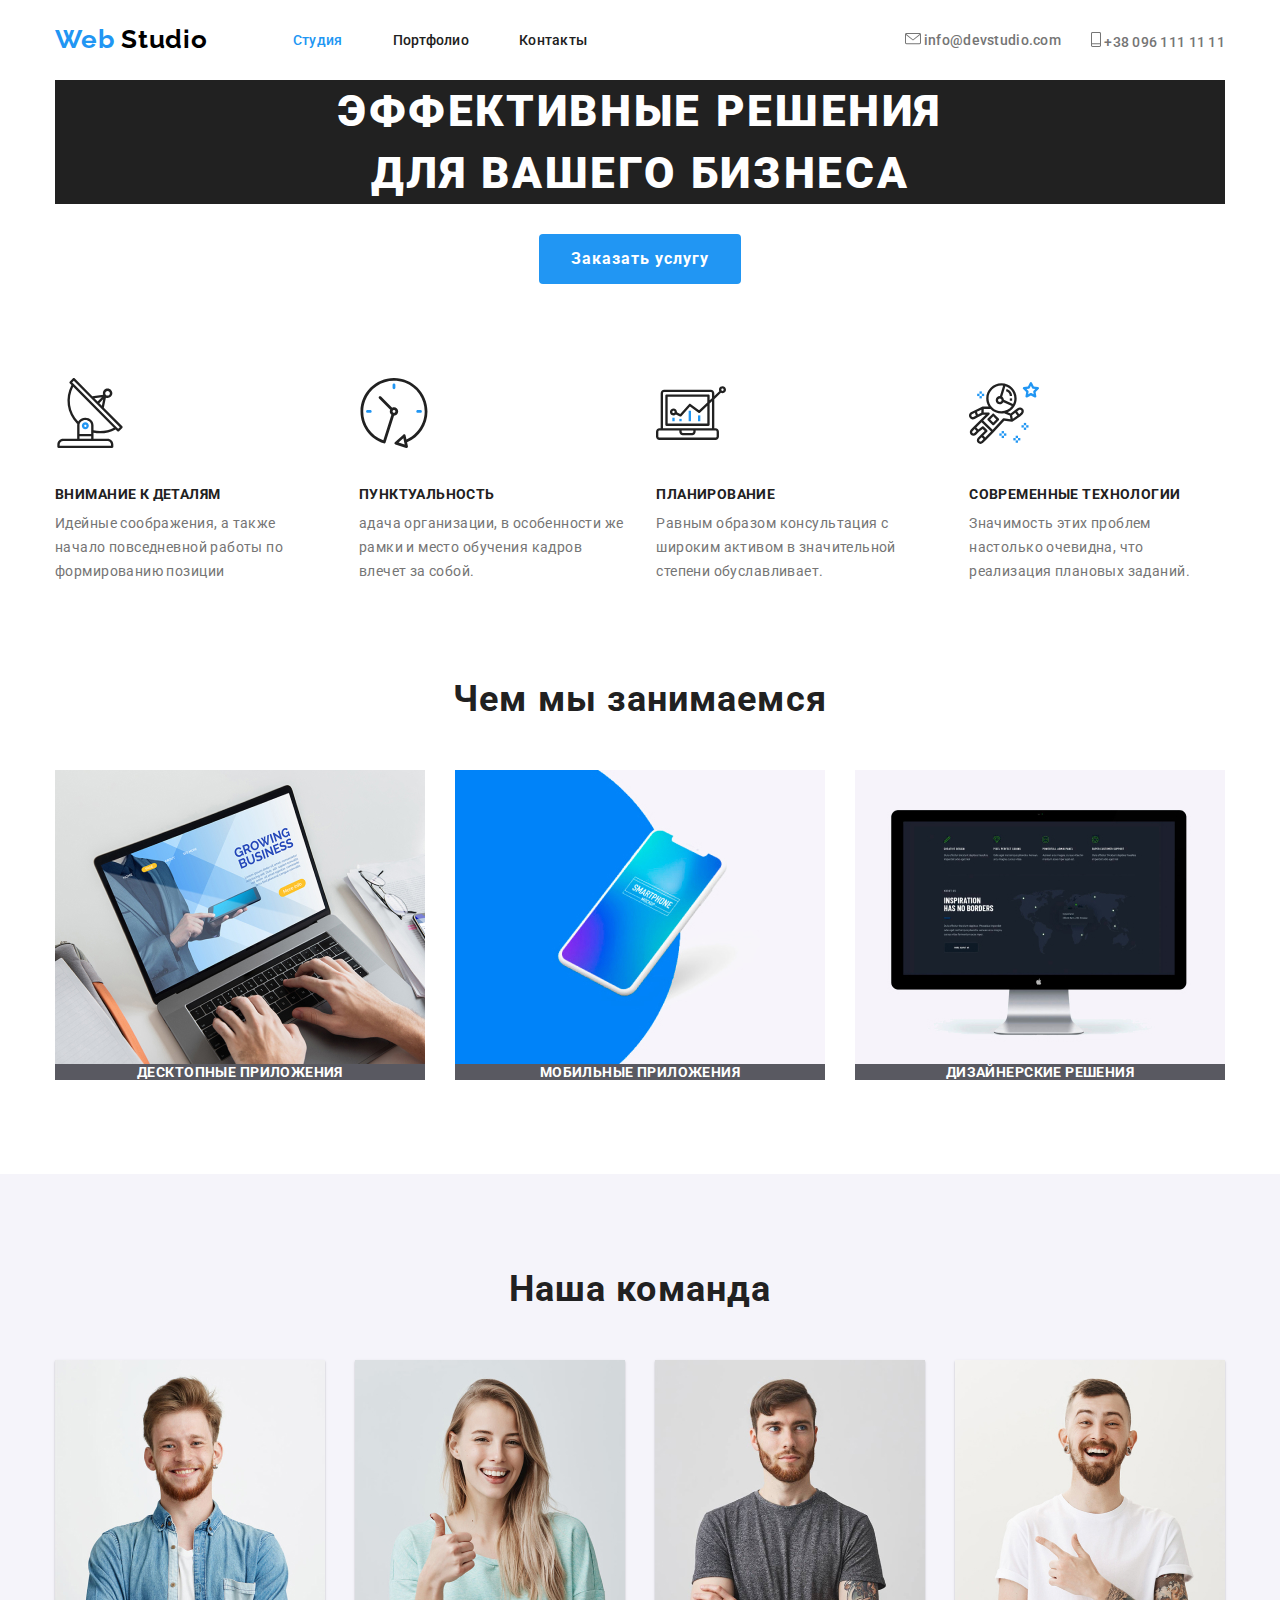
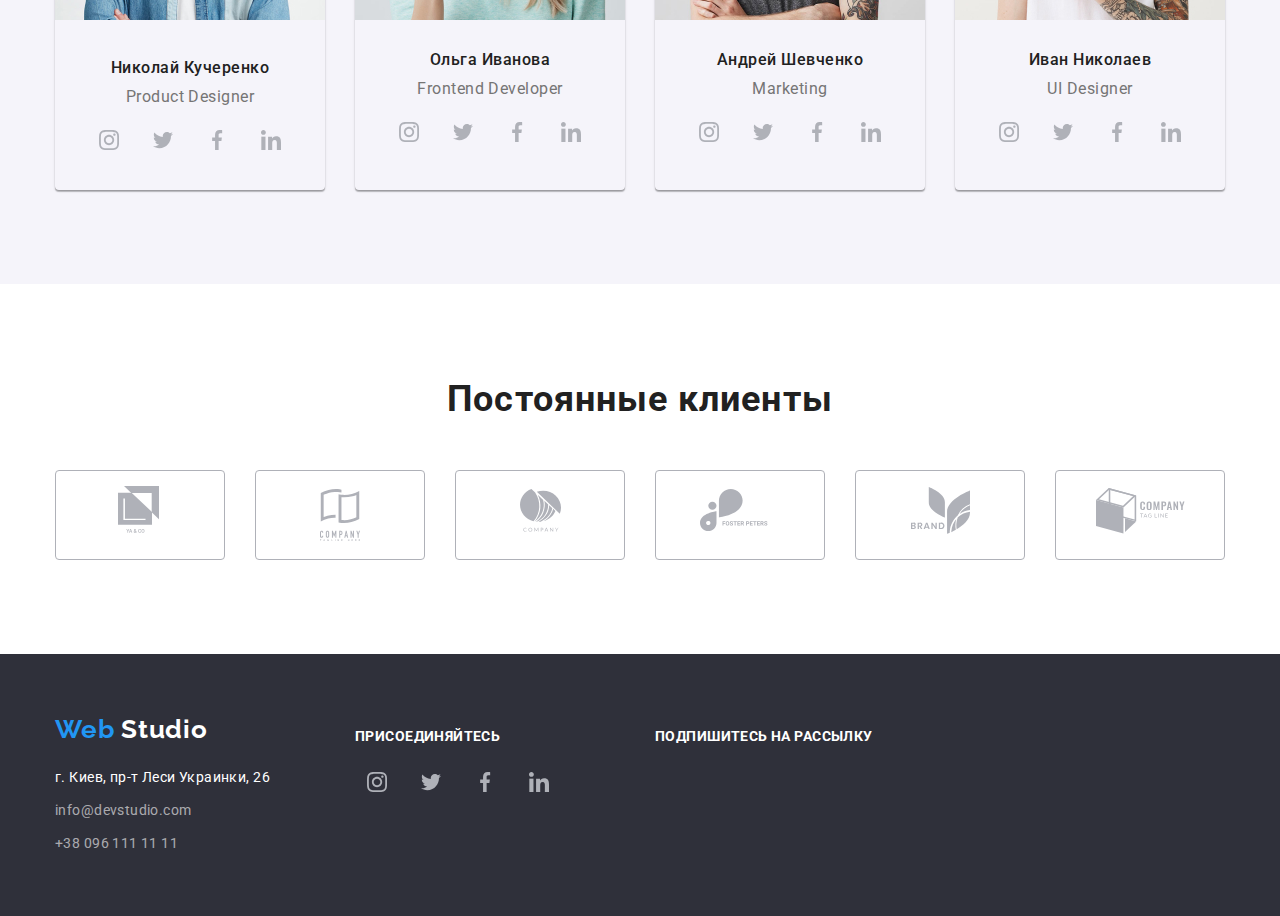
<file: index.html>
<!DOCTYPE html>
<html lang="ru">
<head>
    <meta charset="UTF-8">
    <meta name="viewport" content="width=device-width, initial-scale=1.0">
    <title>Web Studio</title>
    <link href="https://fonts.googleapis.com/css2?family=Raleway:wght@700&family=Roboto:wght@400;500;700&display=swap" rel="stylesheet">
    <link rel="stylesheet" href="./css/img/style.css">
    <link rel="stylesheet" href="./css/img/normalize.css">
</head>
<body class="body">
<!--Шапка сайта-->
    <header class="header">
        <div class="container flexbox">
            <nav class="navigation">
                <a class="logo" href="index.html"> <span class="logo-first-part">Web</span> Studio</a>
                <ul class="list nav-list">
                    <li class="nav-item item-list"> <a class="nav-link current" href="index.html">Студия</a></li>
                    <li class="nav-item item-list"> <a class="nav-link" href="portfolio.html">Портфолио</a></li>
                    <li class="nav-item item-list"> <a class="nav-link" href="">Контакты</a></li>
                </ul>
            </nav>
                <ul class="list nav-list">
                    <li class="contacts-item item-list"> <a class="contacts-link" href="mailto:info@devstudio.com">
                        <img src="./css/img/header/mail.svg" alt="письмо">
                        info@devstudio.com</a></li>
                    <li class="contacts-item item-list"> <a class="contacts-link" href="tel:+380961111111">
                        <img src="./css/img/header/smartphone.svg" alt="телефон">
                        +38 096 111 11 11</a></li>  
                </ul>
        </div>
    </header>    
    <main>
<!--Герой-->
    <section class="section">
        <div class="container">
        <h1 class="page-title">ЭФФЕКТИВНЫЕ РЕШЕНИЯ <br> ДЛЯ ВАШЕГО БИЗНЕСА</h1>
        <button class="hero-btn" type"button">Заказать услугу</button>
        </div>
    </section>
<!--Ценности-->
    <section class="section">
        <div class="container">
        <h2 class="ghost-title">Ценности</h2>
        <ul class="list values-list">
        <li class="values-item">
            <img src="./css/img/company_values/antenna.svg" alt="Спутниковая тарелка">
            <h3 class="values-title">Внимание к деталям</h3>
            <p class="values-text">Идейные соображения, а также начало повседневной работы по формированию позиции</p>
        </li>
        <li class="values-item">
            <img src="./css/img/company_values/clock.svg" alt="Часы">
            <h3 class="values-title">Пунктуальность</h3>
            <p class="values-text">адача организации, в особенности же рамки и место обучения кадров влечет за собой.</p>
        </li>
        <li class="values-item">
            <img src="./css/img/company_values/diagram.svg" alt="Диаграмма">
            <h3 class="values-title">Планирование</h3>
            <p class="values-text">Равным образом консультация с широким активом в значительной степени обуславливает.</p>
        </li>
        <li class="values-item">
            <img src="./css/img/company_values/astronaut.svg" alt="Астронавт">
            <h3 class="values-title">Современные технологии</h3>
            <p class="values-text">Значимость этих проблем настолько очевидна, что реализация плановых заданий.</p>
        </li>
        </ul>
        </div>
    </section>
<!--Чем мы занимаемся-->
    <section class="section">
        <div class="container">
        <h2 class="wwd-title">Чем мы занимаемся</h2>
        <ul class="list wwd-list">
        <li class="wwd-item">
            <img class="img" src="./css/img/what_are_we_doing/img_1.jpg" width="370" height="294" alt="Ноутбук">
            <p class="project-title">Десктопные приложения</p>
        </li>
        <li class="wwd-item">
            <img class="img" src="./css/img/what_are_we_doing/img_2.jpg" width="370" height="294" alt="Смартфон">
            <p class="project-title">Мобильные приложения</p>
        </li>
        <li class="wwd-item">
            <img class="img" src="./css/img/what_are_we_doing/img_3.jpg" width="370" height="294" alt="Компьютер">
            <p class="project-title">Дизайнерские решения</p>
        </li>
        </ul>
        </div>
    </section>
<!--Наша команда-->
    <section class="section section-team">
        <div class="container">
        <h2 class="team-title">Наша команда</h2>
        <ul class="list team-list">
        <li class="team-item">
            <img src="./css/img/team/Nikolay.jpg" width="270" height="260" alt="Николай Кучеренко">
            <h3 class="team">Николай Кучеренко</h3>
            <p class="profession" lang="en">Product Designer</p>
            <ul class="list sociallink-list">
            <li class="sociallink-item">
            <a href="www.instagram.com" target="_blank" rel="noopener noreferrer" aria-label="Instagram"><img src="./css/img/social_networks/instagram.svg" alt="Instagram"></a>
            </li>
            <li class="sociallink-item">
            <a href="twitter.com" target="_blank" rel="noopener noreferrer" aria-label="Twitter"><img src="./css/img/social_networks/twitter.svg" alt="Twitter"></a>
            </li>
            <li class="sociallink-item">
            <a href="www.facebook.com" target="_blank" rel="noopener noreferrer" aria-label="Facebook"><img src="./css/img/social_networks/facebook.svg" alt="Facebook"></a>
            </li>
            <li class="sociallink-item">
            <a href="www.linkedin.com" target="_blank" rel="noopener noreferrer" aria-label="LinkedIn"><img src="./css/img/social_networks/linkedin.svg" alt="LinkedIn"></a>
            </li>
            </ul>
        </li>
        <li class="team-item">
            <img class="img" src="./css/img/team/Olga.jpg" width="270" height="260" alt="Ольга Иванова">
            <h3 class="team">Ольга Иванова</h3>
            <p class="profession" lang="en">Frontend Developer</p>
            <ul class="list sociallink-list">
                <li class="sociallink-item">
                <a href="www.instagram.com" target="_blank" rel="noopener noreferrer" aria-label="Instagram"><img src="./css/img/social_networks/instagram.svg" alt="Instagram"></a>
                </li>
                <li class="sociallink-item">
                <a href="twitter.com" target="_blank" rel="noopener noreferrer" aria-label="Twitter"><img src="./css/img/social_networks/twitter.svg" alt="Twitter"></a>
                </li>
                <li class="sociallink-item">
                <a href="www.facebook.com" target="_blank" rel="noopener noreferrer" aria-label="Facebook"><img src="./css/img/social_networks/facebook.svg" alt="Facebook"></a>
                </li>
                <li class="sociallink-item">
                <a href="www.linkedin.com" target="_blank" rel="noopener noreferrer" aria-label="LinkedIn"><img src="./css/img/social_networks/linkedin.svg" alt="LinkedIn"></a>
                </li>
            </ul>
        </li>
        <li class="team-item">
            <img class="img" src="./css/img/team/Andrey.jpg" width="270" height="260" alt="Андрей Шевченко">
            <h3 class="team">Андрей Шевченко</h3>
            <p class="profession" lang="en">Marketing</p>
            <ul class="list sociallink-list">
                <li class="sociallink-item">
                <a href="www.instagram.com" target="_blank" rel="noopener noreferrer" aria-label="Instagram"><img src="./css/img/social_networks/instagram.svg" alt="Instagram"></a>
                </li>
                <li class="sociallink-item">
                <a href="twitter.com" target="_blank" rel="noopener noreferrer" aria-label="Twitter"><img src="./css/img/social_networks/twitter.svg" alt="Twitter"></a>
                </li>
                <li class="sociallink-item">
                <a href="www.facebook.com" target="_blank" rel="noopener noreferrer" aria-label="Facebook"><img src="./css/img/social_networks/facebook.svg" alt="Facebook"></a>
                </li>
                <li class="sociallink-item">
                <a href="www.linkedin.com" target="_blank" rel="noopener noreferrer" aria-label="LinkedIn"><img src="./css/img/social_networks/linkedin.svg" alt="LinkedIn"></a>
                </li>
            </ul>
        </li>
        <li class="team-item">
            <img class="img" src="./css/img/team/Ivan.jpg" width="270" height="260" alt="Иван Николаев">
            <h3 class="team">Иван Николаев</h3>
            <p class="profession"  lang="en">UI Designer</p>
            <ul class="list sociallink-list"">
                <li class="sociallink-item">
                <a href="www.instagram.com" target="_blank" rel="noopener noreferrer" aria-label="Instagram"><img src="./css/img/social_networks/instagram.svg" alt="Instagram"></a>
                </li>
                <li class="sociallink-item">
                <a href="twitter.com" target="_blank" rel="noopener noreferrer" aria-label="Twitter"><img src="./css/img/social_networks/twitter.svg" alt="Twitter"></a>
                </li>
                <li class="sociallink-item">
                <a href="www.facebook.com" target="_blank" rel="noopener noreferrer" aria-label="Facebook"><img src="./css/img/social_networks/facebook.svg" alt="Facebook"></a>
                </li>
                <li class="sociallink-item">
                <a href="www.linkedin.com" target="_blank" rel="noopener noreferrer" aria-label="LinkedIn"><img src="./css/img/social_networks/linkedin.svg" alt="LinkedIn"></a>
                </li>
            </ul>
        </li>
        </ul>
        </div>
    </section>
<!--Клиенты-->
    <section class="section">
        <div class="container">
        <h2 class="clients">Постоянные клиенты</h2>
        <ul class="list clients-list">
            <li class="clients-item">
                <a href=""> <img src="./css/img/clients/logo_1.svg" alt="Логотип компании"></a>
            </li>
            <li class="clients-item">
                <a href=""> <img class="clients-img" src="./css/img/clients/logo_2.svg" alt="Логотип компании"></a>
            </li>
            <li class="clients-item">
                <a href=""> <img src="./css/img/clients/logo_3.svg" alt="Логотип компании"></a>
            </li>
            <li class="clients-item">
                <a href=""> <img src="./css/img/clients/logo_4.svg" alt="Логотип компании"></a>
            </li>
            <li class="clients-item">
                <a href=""> <img src="./css/img/clients/logo_5.svg" alt="Логотип компании"></a>
            </li>
            <li class="clients-item">
                <a href=""> <img src="./css/img/clients/logo_6.svg" alt="Логотип компании"></a>
            </li>
        </ul>
        </div>
    </section>
    </main>
<!--Футер-->
    <footer class="footer">
        <div class="container footer-container">
        <div class="footer-list">
            <a class="footer-logo" href="index.html"> <span class="logo-first-part">Web</span> Studio</a>
            <address class="address">
                г. Киев, пр-т Леси Украинки, 26 
            </address>
            <ul class="list">
                <li class="footer-item"> <a class="footer-contacts-link" href="mailto:info@devstudio.com">
                    info@devstudio.com</a></li>
                <li> <a class="footer-contacts-link" href="tel:+380961111111">
                    +38 096 111 11 11</a></li>
            </ul>
        </div>
        <div class="footer-list">
            <p class="call">присоединяйтесь</p>
            <ul class="list footer-sociallink-list">
                <li class="footer-sociallink-item">
                <a href="www.instagram.com" target="_blank" rel="noopener noreferrer" aria-label="Instagram"><img src="./css/img/social_networks/instagram.svg" alt="Instagram"></a>
                </li>
                <li class="footer-sociallink-item">
                <a href="twitter.com" target="_blank" rel="noopener noreferrer" aria-label="Twitter"><img src="./css/img/social_networks/twitter.svg" alt="Twitter"></a>
                </li>
                <li class="footer-sociallink-item">
                <a href="www.facebook.com" target="_blank" rel="noopener noreferrer" aria-label="Facebook"><img src="./css/img/social_networks/facebook.svg" alt="Facebook"></a>
                </li>
                <li class="footer-sociallink-item">
                <a href="www.linkedin.com" target="_blank" rel="noopener noreferrer" aria-label="LinkedIn"><img src="./css/img/social_networks/linkedin.svg" alt="LinkedIn"></a>
                </li>
            </ul>
        </div>
        <div>
            <p class="call">подпишитесь на рассылку</p>
        </div>
        </div>
    </footer>
</body>
</html>
</file>
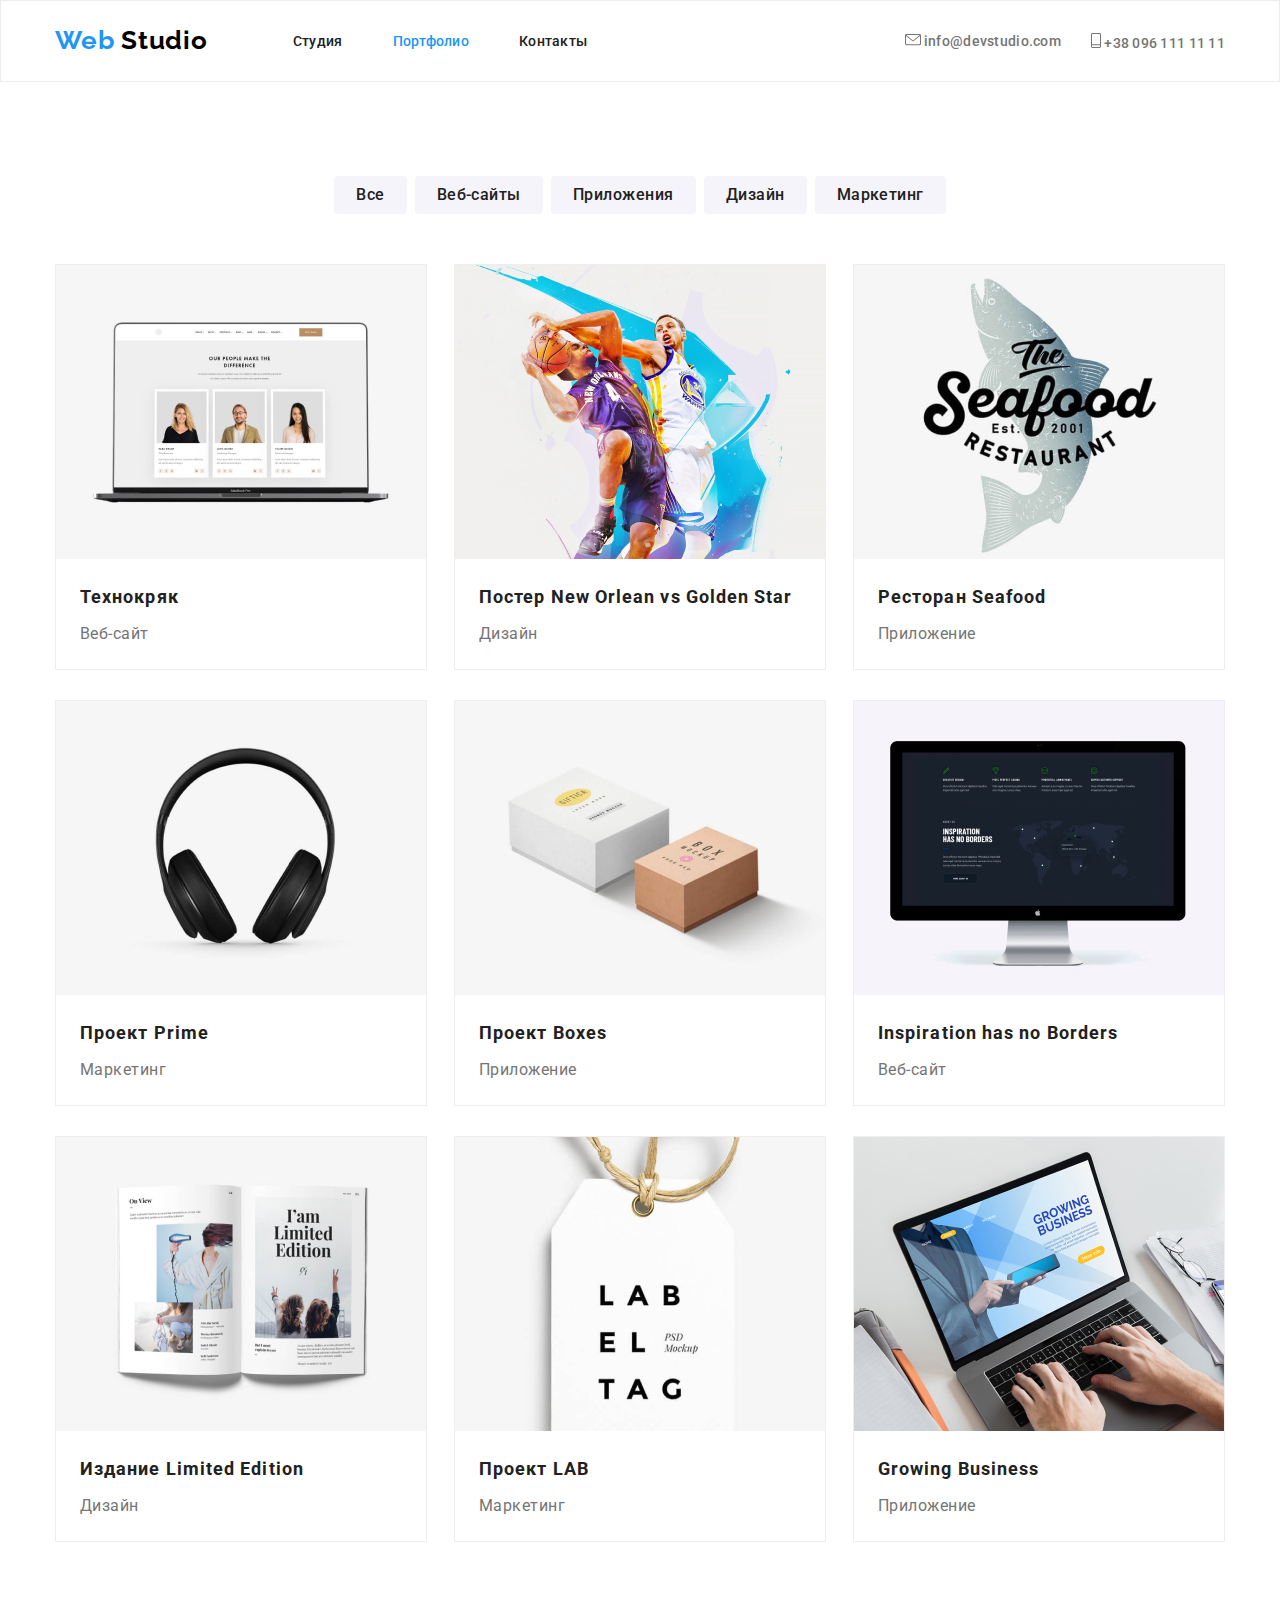
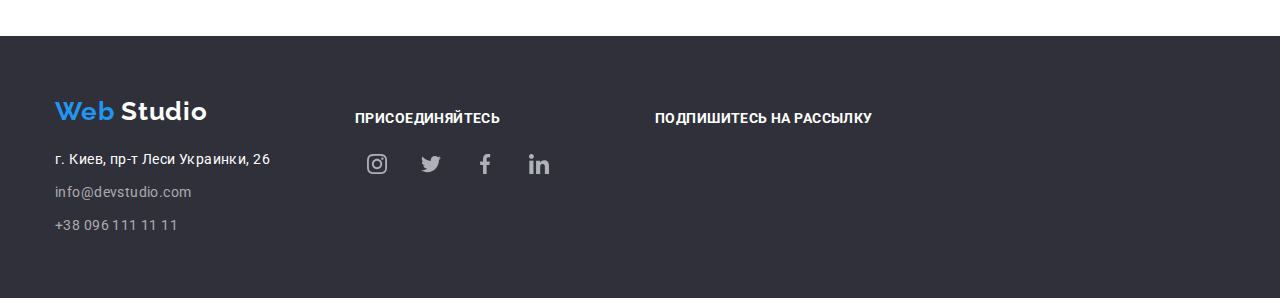
<file: portfolio.html>
<!DOCTYPE html>
<html lang="ru">
<head>
    <meta charset="UTF-8">
    <meta name="viewport" content="width=device-width, initial-scale=1.0">
    <title>Web Studio</title>
    <link href="https://fonts.googleapis.com/css2?family=Raleway:wght@700&family=Roboto:wght@400;500;700&display=swap" rel="stylesheet">
    <link rel="stylesheet" href="./css/img/style.css">
    <link rel="stylesheet" href="./css/img/normalize.css">
</head>
<body class="body">
    <header class="header portfolio-header">
        <div class="container flexbox">
        <nav class="navigation">
            <a class="logo" href="index.html"> <span class="logo-first-part"> Web</span> Studio</a>
            <ul class="list nav-list">
                <li class="nav-item item-list"> <a class="nav-link" href="index.html">Студия</a></li>
                <li class="nav-item item-list"> <a class="nav-link current" href="portfolio.html">Портфолио</a></li>
                <li class="nav-item item-list"> <a class="nav-link" href="">Контакты</a></li>
            </ul>
        </nav>
            <ul class="list nav-list">
                <li class="contacts-item item-list"> <a class="contacts-link" href="mailto:info@devstudio.com">
                    <img src="./css/img/header/mail.svg" alt="письмо">
                    info@devstudio.com</a></li>
                <li class="contacts-item item-list"> <a class="contacts-link" href="tel:+380961111111">
                    <img src="./css/img/header/smartphone.svg" alt="телефон">
                    +38 096 111 11 11</a></li>  
            </ul>
        </div> 
    </header>
    <main>
        <section class="section">
            <div class="container">
                <ul class="list btn-list">
                <li class="btn-list-item"><button class="nav-btn" type"button">Все</button></li>
                <li class="btn-list-item"><button class="nav-btn" type"button">Веб-сайты</button></li>
                <li class="btn-list-item"><button class="nav-btn" type"button">Приложения</button></li>
                <li class="btn-list-item"><button class="nav-btn" type"button">Дизайн</button></li>
                <li class="btn-list-item"><button class="nav-btn" type"button">Маркетинг</button></li>
                </ul>
            <ul class="list portfolio-list">
                <li class="portfolio-list-item">
                    <a class="portfolio-project-link" href="">
                        <img class="img" src="./css/img/portfolio/img1.jpg" width="370" height="294" alt="Веб-сайт">
                        <p class="description ghost-title">Технокряк это современная площадка распространения коронавируса. Компании используют эту платформу для цифрового шпионажа и атак на защищённые сервера конкурентов</p>
                        <h2 class="portfolio-project-title">Технокряк</h2>
                        <p class="category">Веб-сайт</p>
                    </a>
                </li>
                <li class="portfolio-list-item">
                    <a class="portfolio-project-link" href="">
                        <img class="img" src="./css/img/portfolio/img2.jpg" width="370" height="294" alt="два баскетболиста">
                        <p class="description ghost-title">Технокряк это современная площадка распространения коронавируса. Компании используют эту платформу для цифрового шпионажа и атак на защищённые сервера конкурентов</p>
                        <h2 class="portfolio-project-title">Постер New Orlean vs Golden Star</h2>
                        <p class="category">Дизайн</p>
                    </a>
                </li>
                <li class="portfolio-list-item">
                    <a class="portfolio-project-link" href="">
                        <img class="img" src="./css/img/portfolio/img3.jpg" width="370" height="294" alt="лого ресторана морепродуктов">
                        <p class="description ghost-title">Технокряк это современная площадка распространения коронавируса. Компании используют эту платформу для цифрового шпионажа и атак на защищённые сервера конкурентов</p>
                        <h2 class="portfolio-project-title">Ресторан Seafood</h2>
                        <p class="category">Приложение</p>
                    </a>
                </li>
                <li class="portfolio-list-item">
                    <a class="portfolio-project-link" href="">
                        <img class="img" src="./css/img/portfolio/img4.jpg" width="370" height="294" alt="наушники">
                        <p class="description ghost-title">Технокряк это современная площадка распространения коронавируса. Компании используют эту платформу для цифрового шпионажа и атак на защищённые сервера конкурентов</p>
                        <h2 class="portfolio-project-title">Проект Prime</h2>
                        <p class="category">Маркетинг</p>
                    </a>
                </li>
                <li class="portfolio-list-item">
                    <a class="portfolio-project-link" href="">
                        <img class="img" src="./css/img/portfolio/img5.jpg" width="370" height="294" alt="две коробки">
                        <p class="description ghost-title">Технокряк это современная площадка распространения коронавируса. Компании используют эту платформу для цифрового шпионажа и атак на защищённые сервера конкурентов</p>
                        <h2 class="portfolio-project-title">Проект Boxes</h2>
                        <p class="category">Приложение</p>
                    </a>
                </li>
                <li class="portfolio-list-item">
                    <a class="portfolio-project-link" href="">
                        <img class="img" src="./css/img/portfolio/img6.jpg" width="370" height="294" alt="компьютер">
                        <p class="description ghost-title">Технокряк это современная площадка распространения коронавируса. Компании используют эту платформу для цифрового шпионажа и атак на защищённые сервера конкурентов</p>
                        <h2 class="portfolio-project-title">Inspiration has no Borders</h2>
                        <p class="category">Веб-сайт</p>
                    </a>
                </li>
                <li class="portfolio-list-item">
                    <a class="portfolio-project-link" href="">
                        <img class="img" src="./css/img/portfolio/img7.jpg" width="370" height="294" alt="журнал">
                        <p class="description ghost-title">Технокряк это современная площадка распространения коронавируса. Компании используют эту платформу для цифрового шпионажа и атак на защищённые сервера конкурентов</p>
                        <h2 class="portfolio-project-title">Издание Limited Edition</h2>
                        <p class="category">Дизайн</p>
                    </a>
                </li>
                <li class="portfolio-list-item">
                    <a class="portfolio-project-link" href="">
                        <img class="img" src="./css/img/portfolio/img8.jpg" width="370" height="294" alt="бирка lab el teg">
                        <p class="description ghost-title">Технокряк это современная площадка распространения коронавируса. Компании используют эту платформу для цифрового шпионажа и атак на защищённые сервера конкурентов</p>
                        <h2 class="portfolio-project-title">Проект LAB</h2>
                        <p class="category">Маркетинг</p>
                    </a>
                </li>
                <li class="portfolio-list-item">
                    <a class="portfolio-project-link" href="">
                        <img class="img" src="./css/img/portfolio/img9.jpg" width="370" height="294" alt="ноутбук">
                        <p class="description ghost-title">Технокряк это современная площадка распространения коронавируса. Компании используют эту платформу для цифрового шпионажа и атак на защищённые сервера конкурентов</p>
                        <h2 class="portfolio-project-title">Growing Business</h2>
                        <p class="category">Приложение</p>
                    </a>
                </li>
            </ul>
        </div>
        </section>
    </main>
<!--Футер-->
<footer class="footer">
    <div class="container footer-container">
    <div class="footer-list">
        <a class="footer-logo" href="index.html"> <span class="logo-first-part">Web</span> Studio</a>
        <address class="address">
            г. Киев, пр-т Леси Украинки, 26 
        </address>
        <ul class="list">
            <li class="footer-item"> <a class="footer-contacts-link" href="mailto:info@devstudio.com">
                info@devstudio.com</a></li>
            <li> <a class="footer-contacts-link" href="tel:+380961111111">
                +38 096 111 11 11</a></li>
        </ul>
    </div>
    <div class="footer-list">
        <p class="call">присоединяйтесь</p>
        <ul class="list footer-sociallink-list">
            <li class="footer-sociallink-item">
            <a href="www.instagram.com" target="_blank" rel="noopener noreferrer" aria-label="Instagram"><img src="./css/img/social_networks/instagram.svg" alt="Instagram"></a>
            </li>
            <li class="footer-sociallink-item">
            <a href="twitter.com" target="_blank" rel="noopener noreferrer" aria-label="Twitter"><img src="./css/img/social_networks/twitter.svg" alt="Twitter"></a>
            </li>
            <li class="footer-sociallink-item">
            <a href="www.facebook.com" target="_blank" rel="noopener noreferrer" aria-label="Facebook"><img src="./css/img/social_networks/facebook.svg" alt="Facebook"></a>
            </li>
            <li class="footer-sociallink-item">
            <a href="www.linkedin.com" target="_blank" rel="noopener noreferrer" aria-label="LinkedIn"><img src="./css/img/social_networks/linkedin.svg" alt="LinkedIn"></a>
            </li>
        </ul>
    </div>
    <div>
        <p class="call">подпишитесь на рассылку</p>
    </div>
    </div>
</footer>
</body>
</html>
</file>
<file: css/img/style.css>
/* font-family: 'Roboto', sans-serif;
font-family: 'Raleway', sans-serif; */

:root {
    --accent-color: #2196F3;
    --dark-color: #212121;
    --main-color: #757575;
    --white: #ffffff;
  }

* {
    box-sizing: border-box;
  }

.body {
font-family: Roboto, sans-serif;
font-size: 14px;
line-height: 1.714;
letter-spacing: 0.03em;
color: var(--main-color);
}


.portfolio-header {
border: 1px solid #ECECEC; 
}

.section {
  padding: 0;
}

.section:nth-last-child(-n + 3) {
 padding: 94px 0; 
}

.section:nth-child(2) {
  padding-top: 94px;
}

.container {
  width: 1200px;
  padding-left: 15px;
  padding-right: 15px;
  margin-left: auto;
  margin-right: auto;
}

.navigation {
  display: flex;
  align-items: center;
  margin-right: auto;
}

.nav-list {
  display: flex;
  align-items: center;
}

.logo {
font-family: Raleway, sans-serif;
font-weight: 700;
font-size: 26px;
line-height: 1.192;
letter-spacing: 0.03em;
color: #000000;
text-decoration: none;
margin-right: 85px;
margin-bottom: 25px;
padding-top: 24px;
}

.logo-first-part {
color: var(--accent-color)
}

.list{
list-style: none;
padding: 0;
margin: 0;
}

.nav-item:not(:last-child) {
  margin-right: 50px;
  align-items: center;
}

.nav-link {
font-style: normal;
font-weight: 500;
font-size: 14px;
line-height: 1.143;
letter-spacing: 0.02em;
color: var(--dark-color);
text-decoration: none;
}

.contacts-link {
font-weight: 500;
font-size: 14px;
line-height: 1.143;
letter-spacing: 0.02em;    
color: var(--main-color);
text-decoration: none;
}

.nav-link:hover,
.nav-link:focus,
.nav-link:active,
.contacts-link:hover,
.contacts-link:focus,
.contacts-link:active {
color: var(--accent-color);
}

.nav-link.current {
color: var(--accent-color)  
}

.flexbox {
display: flex;
justify-content: flex-end;
align-items: center;
height: 80px;
}

.contacts-item:not(:last-child) {
margin-right: 30px;
align-items: center;
}

.item-list {
  height: 48px;
line-height: 1.143;
letter-spacing: 0.02em;
padding-top: 32px;
margin-bottom: 32px;
}

.page-title {
font-weight: 900;
font-size: 44px;
line-height: 1.41;
text-align: center;
letter-spacing: 0.06em;
text-transform: uppercase;
color: var(--white);
background-color: var(--dark-color);
margin: 0 0 30px;
}

.hero-btn {
font-weight: 700;
font-size: 16px;
line-height: 1.875;
display: flex;
align-items: center;
text-align: center;
letter-spacing: 0.06em;
color: var(--white);
background-color: var(--accent-color);
border-radius: 4px;
border: none;
padding: 10px 32px;
margin-left: auto;
margin-right: auto;

}

.btn-list {
  display: flex;
  justify-content: center;
  margin-bottom: 50px;
}

.btn-list-item:not(:last-child) {
margin-right: 8px;
}

.nav-btn {
font-weight: 500;
font-size: 16px;
line-height: 1.625;
text-align: center;
letter-spacing: 0.03em;
color: var(--dark-color);
background: #F5F4FA;
border-radius: 4px;
border: none;
padding: 6px 22px;
}
.nav-btn:hover,
.nav-btn:focus {
color: var(--white);
background-color: var(--accent-color);    
}

.ghost-title {
position: absolute !important;
clip: rect(1px 1px 1px 1px);   /* IE6, IE7 */
clip: rect(1px, 1px, 1px, 1px);   
padding: 0 !important;   
border: 0 !important;   
height: 1px !important;   
width: 1px !important;   
overflow: hidden; 
}

.values-list {
  display: flex;
  align-items: center;
  justify-content: space-between;
}

.values-item:not(:last-child) {
  margin-right: 30px;
}

.values-title {
font-weight: bold;
font-size: 14px;
line-height: 1.143;
letter-spacing: 0.03em;
text-transform: uppercase;
color:var(--dark-color);
margin-top: 30px;
margin-bottom: 10px;
}

.values-text {
font-weight: 400;
font-size: 14px;
line-height: 1.714;
letter-spacing: 0.03em;
color: var(--main-color);
margin: 0;
}

.wwd-title {
font-weight: 700;
font-size: 36px;
line-height: 1.167;
text-align: center;
letter-spacing: 0.03em;
color: var(--dark-color);
margin-top: 0px;
margin-bottom: 50px;
}

.wwd-list {
display: flex;
flex-wrap: wrap; 
}

.wwd-item {
width: calc((100% - 30px * 2) / 3);
margin-right: 30px;
}

.wwd-item:nth-child(3n) {
  margin-right: 0;
  border: none;
}

.project-title {
font-weight: 700;
font-size: 14px;
line-height: 1.143;
text-align: center;
letter-spacing: 0.03em;
text-transform: uppercase;
color: var(--white);
background: rgba(47, 48, 58, 0.8);
margin: 0;
}

.section-team {
  background: #F5F4FA;
}

.team-title {
font-weight: 700;
font-size: 36px;
line-height: 1.167;
text-align: center;
letter-spacing: 0.03em;
color: var(--dark-color);
margin-top: 0px;
margin-bottom: 50px;
}

.team-list {
display: flex;
flex-wrap: wrap;  
}

.team {
font-weight: 500;
font-size: 16px;
line-height: 1.188;
text-align: center;
letter-spacing: 0.03em;
color: var(--dark-color);
margin-top: 30px;
margin-bottom: 10px;    
}

.team-item {
width: calc((100% - 30px * 3) / 4);
margin-right: 30px;
box-shadow: 0px 1px 3px rgba(0, 0, 0, 0.12), 0px 1px 1px rgba(0, 0, 0, 0.14), 0px 2px 1px rgba(0, 0, 0, 0.2);
border-radius: 0px 0px 4px 4px;
}

.team-item:nth-child(4n) {
margin-right: 0;
}

.profession {
font-weight: 400;
font-size: 16px;
line-height: 1.188;
text-align: center;
letter-spacing: 0.03em;
margin-top: 0;
}

.sociallink-list {
display: flex;
align-items: center;
justify-content: space-around;
margin: 16px 0 24px; 
}

.sociallink-item {
display: flex;
justify-content: center;
align-items: center;
width: 44px;
height: 44px;
margin-right: 10px; 
}

.sociallink-item:first-child {
  margin-left: 32px;
}

.sociallink-item:last-child {
  margin-right: 32px;
}



.clients {
font-weight: 700;
font-size: 36px;
line-height: 1.167;
text-align: center;
letter-spacing: 0.03em;
color: var(--dark-color);
margin-top: 0;
margin-bottom: 50px;
}

.clients-list {
display: flex;
flex-wrap: wrap;  
}

.clients-item {
width: calc((100% - 30px * 5) / 6);
display: flex;
justify-content: center;
align-items: center;
width: 170px;
height: 90px;
margin-right: 30px;
border: 1px solid #AFB1B8;
border-radius: 4px;  
}

.clients-item:nth-child(6n) {
margin-right: 0;
}

.clients-img {
  display: flex;
  justify-content: center;
}

.portfolio-list-item {
margin-bottom: 30px;
border: 1px solid #EEEEEE;
}

.img {
display: block;
}

.portfolio-list-item:nth-child(3n) {
margin-right: 0;
}

.portfolio-list {
  display: flex;
  flex-wrap: wrap;
  justify-content: space-between;
  }

.portfolio-list-item:nth-last-child(-n + 3) {
margin-bottom: 0;
}

.portfolio-project-title {
font-weight: 700;
font-size: 18px;
line-height: 2;
letter-spacing: 0.06em;
color: var(--dark-color);
margin: 20px 24px 4px;
}

.portfolio-project-link {
text-decoration: none;
}

.description {
font-weight: 400;
font-size: 18px;
line-height: 1.556;
letter-spacing: 0.03em;
color: var(--white);
}

.description:hover,
.description:focus {
background: rgba(33, 150, 243, 0.9);
}

.category {
font-weight: 400;
font-size: 16px;
line-height: 1.875;
letter-spacing: 0.03em;
color: var(--main-color);
margin: 0 24px 20px;
}

.footer {
background: #2F303A;
}

.footer-container {
display: flex;
padding: 60px 15px;
}

.footer-item {
margin-bottom: 9px;
}

.footer-list {
width: 270px;
margin-right: 30px;
}

.footer-logo {
font-family: Raleway, sans-serif;
font-weight: 700;
font-size: 26px;
line-height: 1.192;
letter-spacing: 0.03em;
color: var(--white);
text-decoration: none;
}

.address {
font-style: normal;
font-size: 14px;
line-height: 1.714;
letter-spacing: 0.03em;
color: var(--white);
margin-top: 20px;
margin-bottom: 9px;
}

.footer-contacts-link {
font-style: normal;
font-weight: 400;
font-size: 14px;
line-height: 1.714;
letter-spacing: 0.03em;
color: rgba(255, 255, 255, 0.6);
text-decoration: none
}

.footer-sociallink-list {
display: flex;
justify-content: start;
}

.footer-sociallink-item {
display: flex;
justify-content: center;
align-items: center;
width: 44px;
height: 44px;
margin-right: 10px;
}

.call {
font-weight: 700;
font-size: 14px;
line-height: 16px;
letter-spacing: 0.03em;
text-transform: uppercase;
color: var(--white);
margin-bottom: 20px;    
}
</file>
